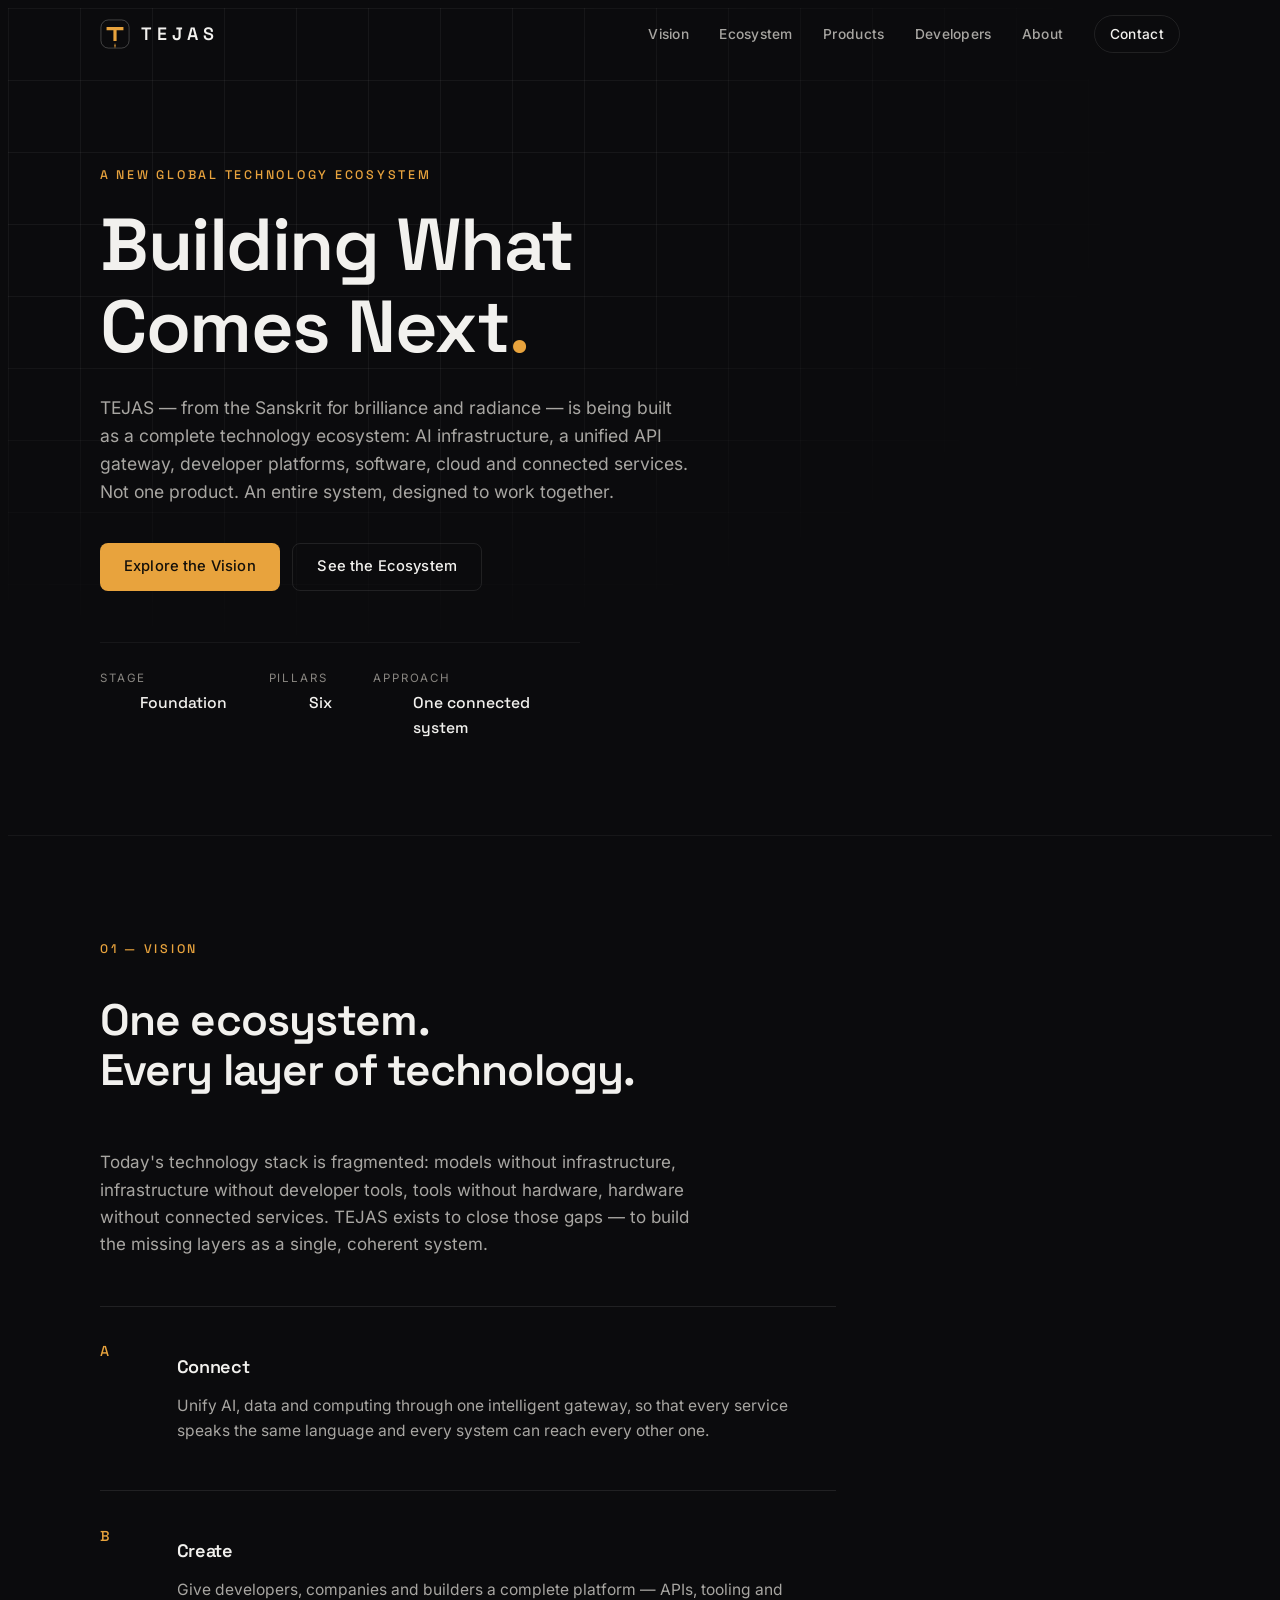
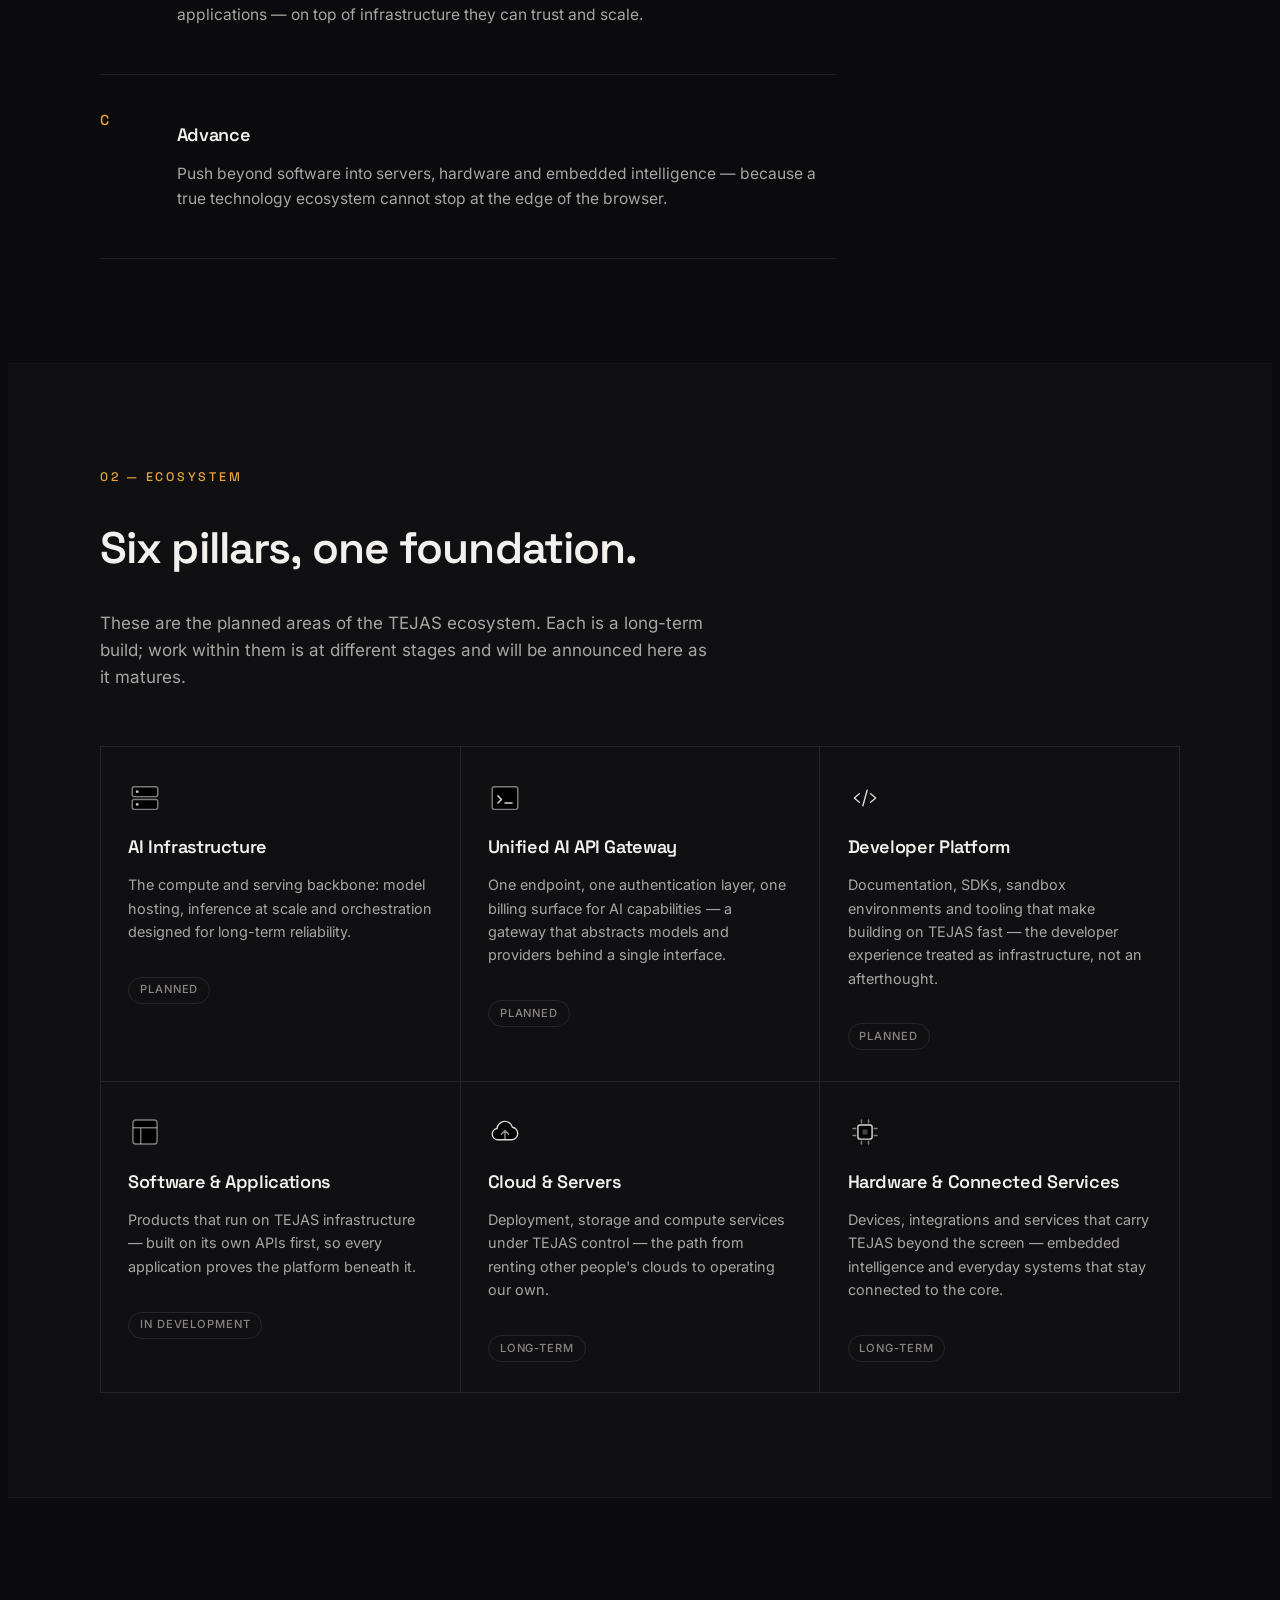
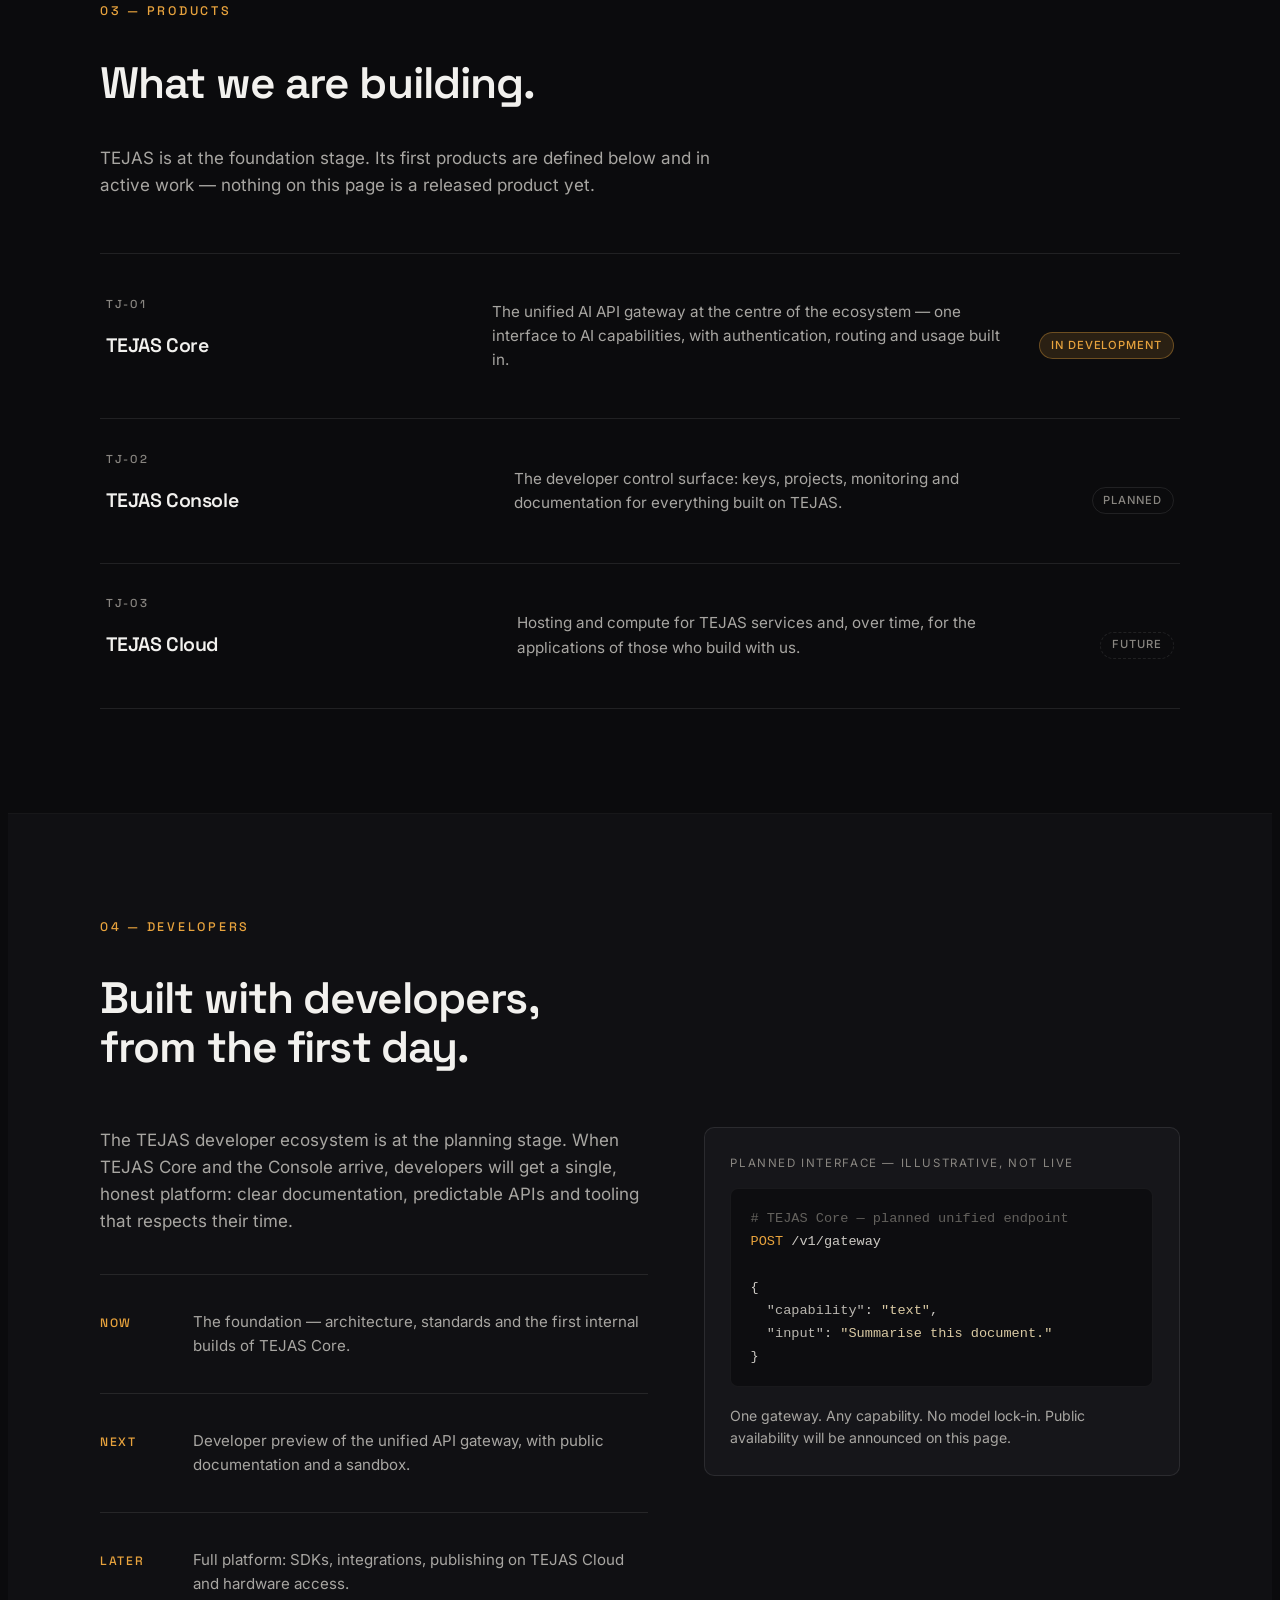
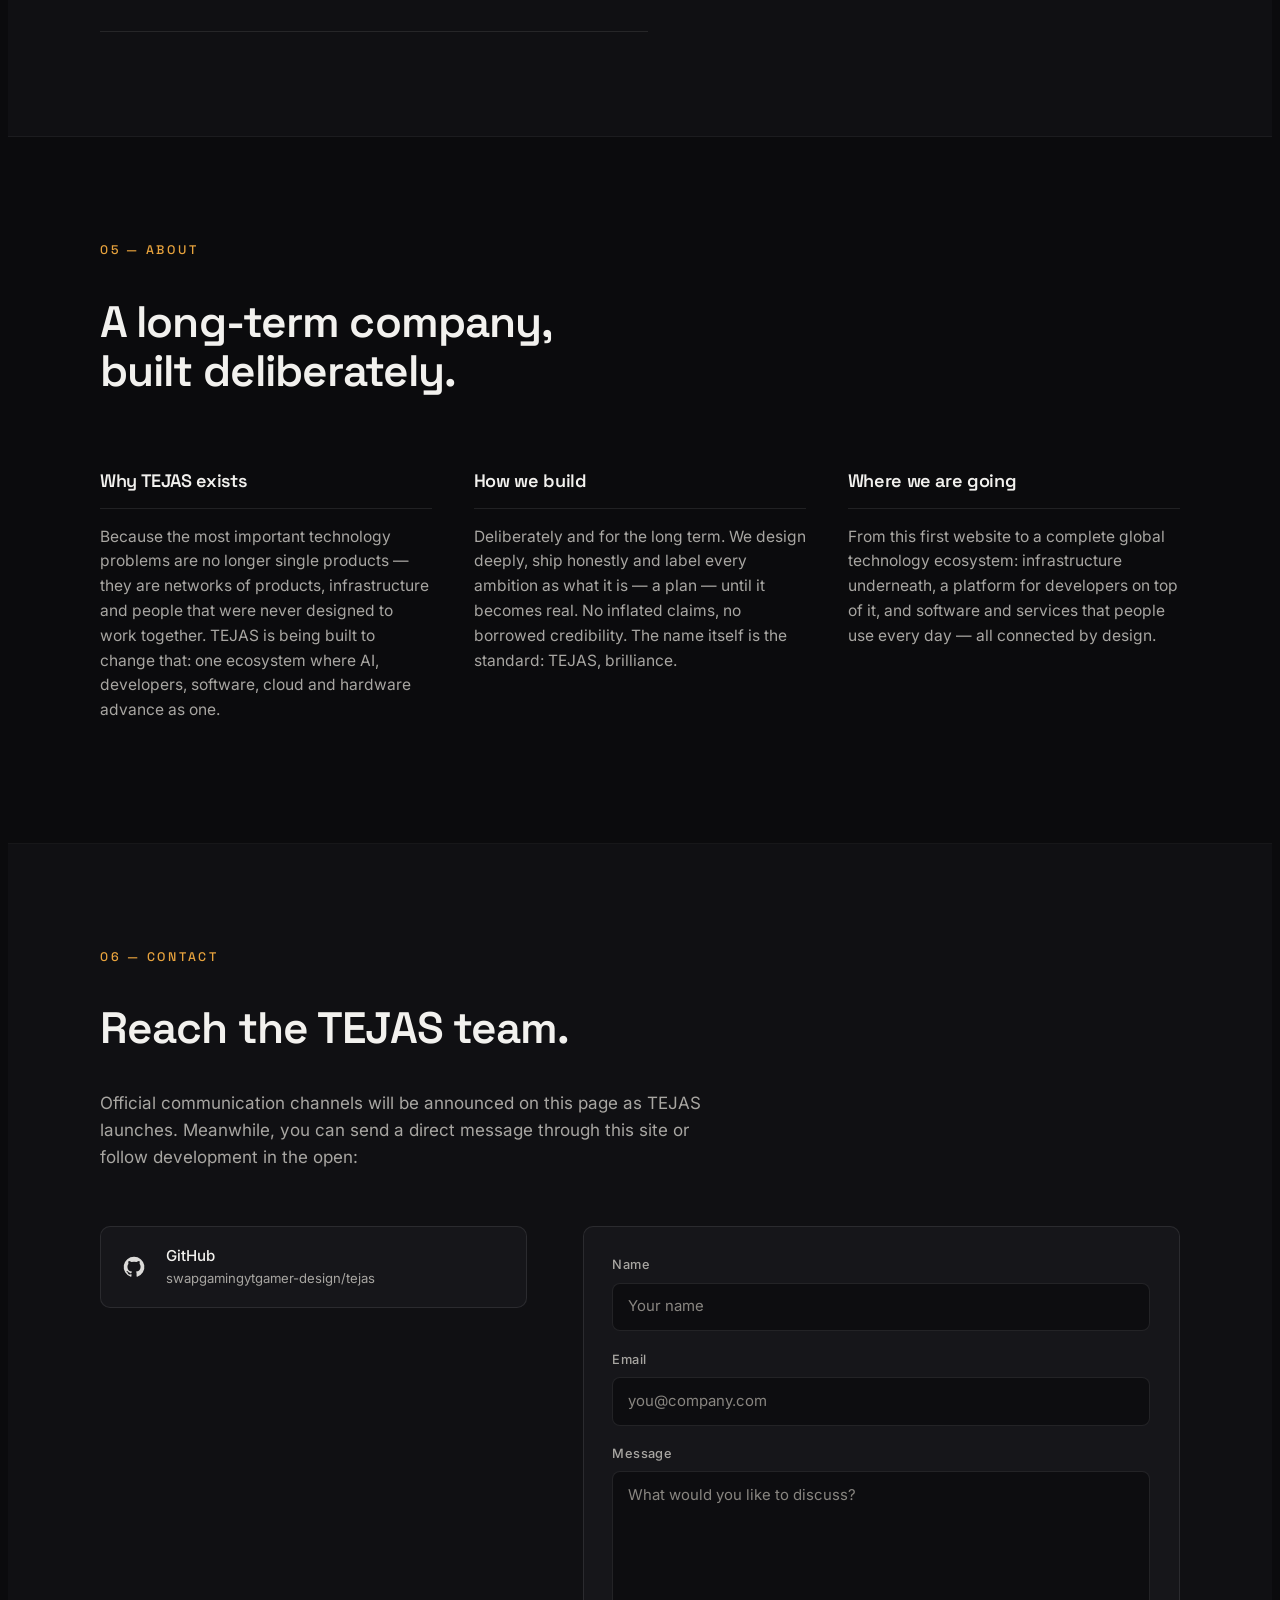
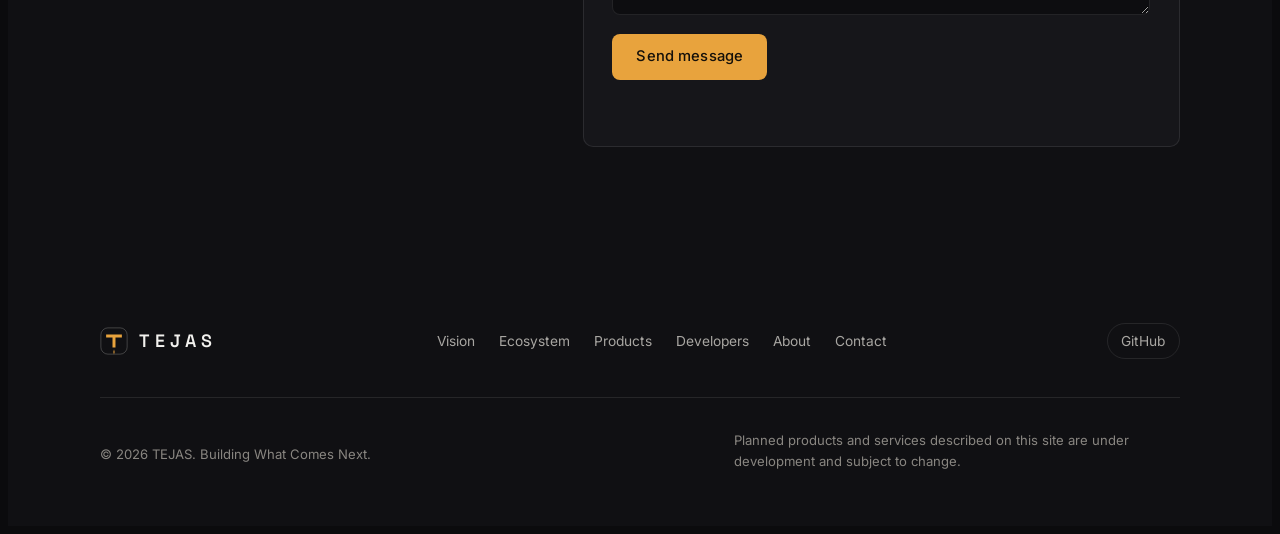
<file: index.html>
<!DOCTYPE html>
<html lang="en">
<head>
  <meta charset="UTF-8">
  <meta name="viewport" content="width=device-width, initial-scale=1.0">
  <title>TEJAS — Building What Comes Next</title>
  <meta name="description" content="TEJAS is a global technology ecosystem built to connect, create and advance technology — spanning AI infrastructure, developer platforms, software, cloud and hardware.">
  <meta name="theme-color" content="#0b0b0d">
  <link rel="canonical" href="https://tejas-ew7.pages.dev/">
  <meta property="og:type" content="website">
  <meta property="og:site_name" content="TEJAS">
  <meta property="og:title" content="TEJAS — Building What Comes Next">
  <meta property="og:description" content="A new global technology ecosystem. AI infrastructure, developer platforms, software, cloud and connected services — built as one system.">
  <meta property="og:url" content="https://tejas-ew7.pages.dev/">
  <meta name="twitter:card" content="summary_large_image">
  <meta name="twitter:title" content="TEJAS — Building What Comes Next">
  <meta name="twitter:description" content="A new global technology ecosystem. AI infrastructure, developer platforms, software, cloud and connected services.">
  <link rel="icon" type="image/svg+xml" href="/assets/favicon.svg">
  <link rel="preload" href="/assets/fonts/SpaceGrotesk-600.woff2" as="font" type="font/woff2" crossorigin>
  <link rel="preload" href="/assets/fonts/Inter-var.woff2" as="font" type="font/woff2" crossorigin>
  <link rel="stylesheet" href="/css/style.css">
  <script type="application/ld+json">
  {
    "@context": "https://schema.org",
    "@type": "Organization",
    "name": "TEJAS",
    "url": "https://tejas-ew7.pages.dev/",
    "slogan": "Building What Comes Next.",
    "description": "A global technology ecosystem built to connect, create and advance technology."
  }
  </script>
</head>
<body>

  <a class="skip-link" href="#home">Skip to content</a>

  <header class="site-header" id="site-header">
    <div class="container header-inner">
      <a class="brand" href="#home" aria-label="TEJAS — home">
        <svg class="brand-mark" width="30" height="30" viewBox="0 0 32 32" fill="none" aria-hidden="true">
          <rect x="1" y="1" width="30" height="30" rx="8" stroke="currentColor" stroke-opacity=".25"/>
          <path d="M7 8.5h18v3.4h-7.3v11.6h-3.4V11.9H7z" fill="var(--accent)"/>
          <path d="M16 25.5l.9 3-.9 2.9-.9-2.9z" fill="var(--accent)" opacity=".8"/>
        </svg>
        <span class="brand-name">TEJAS</span>
      </a>
      <nav class="site-nav" id="site-nav" aria-label="Primary">
        <a href="#vision">Vision</a>
        <a href="#ecosystem">Ecosystem</a>
        <a href="#products">Products</a>
        <a href="#developers">Developers</a>
        <a href="#about">About</a>
        <a href="#contact" class="nav-cta">Contact</a>
      </nav>
      <button class="nav-toggle" id="nav-toggle" aria-expanded="false" aria-controls="site-nav" aria-label="Open menu">
        <span></span><span></span>
      </button>
    </div>
  </header>

  <main id="main">

    <!-- ============ HOME ============ -->
    <section class="hero" id="home">
      <div class="hero-grid-bg" aria-hidden="true"></div>
      <div class="container">
        <div class="hero-content">
          <p class="eyebrow reveal">A New Global Technology Ecosystem</p>
          <h1 class="hero-title reveal">Building What<br>Comes&nbsp;Next<span class="accent">.</span></h1>
          <p class="hero-intro reveal">
            TEJAS — from the Sanskrit for brilliance and radiance — is being built as a complete
            technology ecosystem: AI infrastructure, a unified API gateway, developer platforms,
            software, cloud and connected services. Not one product. An entire system, designed to work together.
          </p>
          <div class="hero-actions reveal">
            <a class="btn btn-primary" href="#vision">Explore the Vision</a>
            <a class="btn btn-ghost" href="#ecosystem">See the Ecosystem</a>
          </div>
          <dl class="hero-facts reveal">
            <div><dt>Stage</dt><dd>Foundation</dd></div>
            <div><dt>Pillars</dt><dd>Six</dd></div>
            <div><dt>Approach</dt><dd>One connected system</dd></div>
          </dl>
        </div>
      </div>
    </section>

    <!-- ============ VISION ============ -->
    <section class="section" id="vision">
      <div class="container">
        <header class="section-head reveal">
          <p class="eyebrow">01 — Vision</p>
          <h2>One ecosystem.<br>Every layer of technology.</h2>
        </header>
        <div class="vision-body">
          <p class="lead reveal">
            Today's technology stack is fragmented: models without infrastructure, infrastructure
            without developer tools, tools without hardware, hardware without connected services.
            TEJAS exists to close those gaps — to build the missing layers as a single, coherent system.
          </p>
          <div class="vision-points">
            <div class="vision-point reveal">
              <span class="point-index">A</span>
              <div>
                <h3>Connect</h3>
                <p>Unify AI, data and computing through one intelligent gateway, so that every service
                speaks the same language and every system can reach every other one.</p>
              </div>
            </div>
            <div class="vision-point reveal">
              <span class="point-index">B</span>
              <div>
                <h3>Create</h3>
                <p>Give developers, companies and builders a complete platform — APIs, tooling and
                applications — on top of infrastructure they can trust and scale.</p>
              </div>
            </div>
            <div class="vision-point reveal">
              <span class="point-index">C</span>
              <div>
                <h3>Advance</h3>
                <p>Push beyond software into servers, hardware and embedded intelligence — because a
                true technology ecosystem cannot stop at the edge of the browser.</p>
              </div>
            </div>
          </div>
        </div>
      </div>
    </section>

    <!-- ============ ECOSYSTEM ============ -->
    <section class="section section-alt" id="ecosystem">
      <div class="container">
        <header class="section-head reveal">
          <p class="eyebrow">02 — Ecosystem</p>
          <h2>Six pillars, one foundation.</h2>
          <p class="section-sub">These are the planned areas of the TEJAS ecosystem. Each is a
          long-term build; work within them is at different stages and will be announced
          here as it matures.</p>
        </header>
        <ul class="pillar-grid" data-reveal-group>
          <li class="pillar reveal">
            <div class="pillar-icon" aria-hidden="true">
              <svg viewBox="0 0 24 24"><rect x="3" y="4" width="18" height="7" rx="1.5" stroke="currentColor" stroke-opacity=".5"/><rect x="3" y="13" width="18" height="7" rx="1.5" stroke="currentColor" stroke-opacity=".5"/><circle cx="6.5" cy="7.5" r="1" fill="currentColor" fill-opacity=".8"/><circle cx="6.5" cy="16.5" r="1" fill="currentColor" fill-opacity=".8"/></svg>
            </div>
            <h3>AI Infrastructure</h3>
            <p>The compute and serving backbone: model hosting, inference at scale and
            orchestration designed for long-term reliability.</p>
            <span class="status-tag">Planned</span>
          </li>
          <li class="pillar reveal">
            <div class="pillar-icon" aria-hidden="true">
              <svg viewBox="0 0 24 24"><rect x="3" y="4" width="18" height="16" rx="1.5" stroke="currentColor" stroke-opacity=".5"/><path d="M7 10.5l2.5 2.5L7 15.5M12 15.5h5" stroke="currentColor" stroke-opacity=".9" stroke-linecap="round" stroke-linejoin="round"/></svg>
            </div>
            <h3>Unified AI API Gateway</h3>
            <p>One endpoint, one authentication layer, one billing surface for AI capabilities —
            a gateway that abstracts models and providers behind a single interface.</p>
            <span class="status-tag">Planned</span>
          </li>
          <li class="pillar reveal">
            <div class="pillar-icon" aria-hidden="true">
              <svg viewBox="0 0 24 24"><path d="M8 9l-3.5 3L8 15M10.5 17.5L13.5 6.5M16 9l3.5 3L16 15" stroke="currentColor" stroke-opacity=".9" stroke-linecap="round" stroke-linejoin="round"/></svg>
            </div>
            <h3>Developer Platform</h3>
            <p>Documentation, SDKs, sandbox environments and tooling that make building on TEJAS
            fast — the developer experience treated as infrastructure, not an afterthought.</p>
            <span class="status-tag">Planned</span>
          </li>
          <li class="pillar reveal">
            <div class="pillar-icon" aria-hidden="true">
              <svg viewBox="0 0 24 24"><rect x="3.5" y="3.5" width="17" height="17" rx="2" stroke="currentColor" stroke-opacity=".5"/><path d="M3.5 9h17M9 9v11.5" stroke="currentColor" stroke-opacity=".5"/></svg>
            </div>
            <h3>Software &amp; Applications</h3>
            <p>Products that run on TEJAS infrastructure — built on its own APIs first, so every
            application proves the platform beneath it.</p>
            <span class="status-tag">In development</span>
          </li>
          <li class="pillar reveal">
            <div class="pillar-icon" aria-hidden="true">
              <svg viewBox="0 0 24 24"><path d="M7 17.5a4 4 0 0 1-.6-7.95A5.5 5.5 0 0 1 17.2 8.6 4.5 4.5 0 0 1 17 17.5H7z" stroke="currentColor" stroke-opacity=".9"/><path d="M12 11v6M9.5 13.5L12 11l2.5 2.5" stroke="currentColor" stroke-opacity=".6" stroke-linecap="round" stroke-linejoin="round"/></svg>
            </div>
            <h3>Cloud &amp; Servers</h3>
            <p>Deployment, storage and compute services under TEJAS control — the path from
            renting other people's clouds to operating our own.</p>
            <span class="status-tag">Long-term</span>
          </li>
          <li class="pillar reveal">
            <div class="pillar-icon" aria-hidden="true">
              <svg viewBox="0 0 24 24"><rect x="7" y="7" width="10" height="10" rx="1.5" stroke="currentColor" stroke-opacity=".9"/><path d="M9.5 3.5v2M14.5 3.5v2M9.5 18.5v2M14.5 18.5v2M3.5 9.5h2M3.5 14.5h2M18.5 9.5h2M18.5 14.5h2" stroke="currentColor" stroke-opacity=".5" stroke-linecap="round"/><rect x="10.2" y="10.2" width="3.6" height="3.6" rx=".6" fill="currentColor" fill-opacity=".27"/></svg>
            </div>
            <h3>Hardware &amp; Connected Services</h3>
            <p>Devices, integrations and services that carry TEJAS beyond the screen — embedded
            intelligence and everyday systems that stay connected to the core.</p>
            <span class="status-tag">Long-term</span>
          </li>
        </ul>
      </div>
    </section>

    <!-- ============ PRODUCTS ============ -->
    <section class="section" id="products">
      <div class="container">
        <header class="section-head reveal">
          <p class="eyebrow">03 — Products</p>
          <h2>What we are building.</h2>
          <p class="section-sub">TEJAS is at the foundation stage. Its first products are defined
          below and in active work — nothing on this page is a released product yet.</p>
        </header>
        <ul class="product-list">
          <li class="product reveal">
            <div class="product-id">
              <span class="product-code">TJ-01</span>
              <h3>TEJAS Core</h3>
            </div>
            <div class="product-desc">
              <p>The unified AI API gateway at the centre of the ecosystem — one interface to
              AI capabilities, with authentication, routing and usage built in.</p>
            </div>
            <span class="status-tag status-active">In development</span>
          </li>
          <li class="product reveal">
            <div class="product-id">
              <span class="product-code">TJ-02</span>
              <h3>TEJAS Console</h3>
            </div>
            <div class="product-desc">
              <p>The developer control surface: keys, projects, monitoring and documentation
              for everything built on TEJAS.</p>
            </div>
            <span class="status-tag">Planned</span>
          </li>
          <li class="product reveal">
            <div class="product-id">
              <span class="product-code">TJ-03</span>
              <h3>TEJAS Cloud</h3>
            </div>
            <div class="product-desc">
              <p>Hosting and compute for TEJAS services and, over time, for the applications of
              those who build with us.</p>
            </div>
            <span class="status-tag status-future">Future</span>
          </li>
        </ul>
      </div>
    </section>

    <!-- ============ DEVELOPERS ============ -->
    <section class="section section-alt" id="developers">
      <div class="container">
        <header class="section-head reveal">
          <p class="eyebrow">04 — Developers</p>
          <h2>Built with developers,<br>from the first day.</h2>
        </header>
        <div class="develop-grid">
          <div class="develop-text">
            <p class="lead reveal">
              The TEJAS developer ecosystem is at the planning stage. When TEJAS Core and the
              Console arrive, developers will get a single, honest platform: clear documentation,
              predictable APIs and tooling that respects their time.
            </p>
            <ol class="develop-steps">
              <li class="reveal">
                <span class="step-label">Now</span>
                <p>The foundation — architecture, standards and the first internal builds of TEJAS Core.</p>
              </li>
              <li class="reveal">
                <span class="step-label">Next</span>
                <p>Developer preview of the unified API gateway, with public documentation and a sandbox.</p>
              </li>
              <li class="reveal">
                <span class="step-label">Later</span>
                <p>Full platform: SDKs, integrations, publishing on TEJAS Cloud and hardware access.</p>
              </li>
            </ol>
          </div>
          <aside class="develop-panel reveal" aria-label="API preview">
            <p class="panel-label">Planned interface — illustrative, not live</p>
            <pre class="code-block"><code><span class="c-cm"># TEJAS Core — planned unified endpoint</span>
<span class="c-fn">POST</span> /v1/gateway

{
  <span class="c-key">"capability"</span>: <span class="c-str">"text"</span>,
  <span class="c-key">"input"</span>: <span class="c-str">"Summarise this document."</span>
}</code></pre>
            <p class="panel-note">One gateway. Any capability. No model lock-in.
            Public availability will be announced on this page.</p>
          </aside>
        </div>
      </div>
    </section>

    <!-- ============ ABOUT ============ -->
    <section class="section" id="about">
      <div class="container">
        <header class="section-head reveal">
          <p class="eyebrow">05 — About</p>
          <h2>A long-term company,<br>built deliberately.</h2>
        </header>
        <div class="about-cols" data-reveal-group>
          <div class="about-col reveal">
            <h3>Why TEJAS exists</h3>
            <p>Because the most important technology problems are no longer single products —
            they are networks of products, infrastructure and people that were never designed to
            work together. TEJAS is being built to change that: one ecosystem where AI,
            developers, software, cloud and hardware advance as one.</p>
          </div>
          <div class="about-col reveal">
            <h3>How we build</h3>
            <p>Deliberately and for the long term. We design deeply, ship honestly and label
            every ambition as what it is — a plan — until it becomes real. No inflated claims,
            no borrowed credibility. The name itself is the standard: TEJAS, brilliance.</p>
          </div>
          <div class="about-col reveal">
            <h3>Where we are going</h3>
            <p>From this first website to a complete global technology ecosystem: infrastructure
            underneath, a platform for developers on top of it, and software and services that
            people use every day — all connected by design.</p>
          </div>
        </div>
      </div>
    </section>

    <!-- ============ CONTACT ============ -->
    <section class="section section-alt" id="contact">
      <div class="container">
        <header class="section-head reveal">
          <p class="eyebrow">06 — Contact</p>
          <h2>Reach the TEJAS team.</h2>
          <p class="section-sub">Official communication channels will be announced on this page as
          TEJAS launches. Meanwhile, you can send a direct message through this site or follow
          development in the open:</p>
        </header>
        <div class="contact-grid">
          <div class="contact-links reveal">
            <a class="contact-link" href="https://github.com/swapgamingytgamer-design/tejas" target="_blank" rel="noopener noreferrer">
              <svg viewBox="0 0 24 24" aria-hidden="true"><path d="M12 2.5a9.5 9.5 0 0 0-3 18.52c.47.09.65-.2.65-.45v-1.77c-2.64.58-3.2-1.13-3.2-1.13-.43-1.1-1.05-1.39-1.05-1.39-.86-.59.07-.58.07-.58.95.07 1.45.98 1.45.98.85 1.45 2.22 1.03 2.76.79.09-.61.33-1.03.6-1.27-2.11-.24-4.33-1.06-4.33-4.7 0-1.04.37-1.89.98-2.56-.1-.24-.42-1.21.09-2.51 0 0 .8-.26 2.61.98a9.1 9.1 0 0 1 4.76 0c1.8-1.24 2.6-.98 2.6-.98.52 1.3.19 2.27.1 2.51.61.67.98 1.52.98 2.56 0 3.65-2.23 4.45-4.35 4.69.34.3.65.88.65 1.77v2.62c0 .25.17.55.66.45A9.5 9.5 0 0 0 12 2.5z" fill="currentColor" fill-opacity=".9"/></svg>
              <div>
                <strong>GitHub</strong>
                <span>swapgamingytgamer-design/tejas</span>
              </div>
            </a>
          </div>
          <form class="contact-form reveal" id="contact-form" novalidate>
            <div class="form-row">
              <label for="cf-name">Name</label>
              <input type="text" id="cf-name" name="name" required maxlength="120" autocomplete="name" placeholder="Your name">
            </div>
            <div class="form-row">
              <label for="cf-email">Email</label>
              <input type="email" id="cf-email" name="email" required maxlength="200" autocomplete="email" placeholder="you@company.com">
            </div>
            <div class="form-row">
              <label for="cf-message">Message</label>
              <textarea id="cf-message" name="message" required maxlength="5000" rows="5" placeholder="What would you like to discuss?"></textarea>
            </div>
            <!-- Honeypot: hidden from real users, catches bots -->
            <div class="hp-field" aria-hidden="true">
              <label for="cf-company">Company</label>
              <input type="text" id="cf-company" name="company" tabindex="-1" autocomplete="off">
            </div>
            <button type="submit" class="btn btn-primary btn-submit" id="cf-submit">Send message</button>
            <p class="form-status" id="form-status" role="status" aria-live="polite"></p>
          </form>
        </div>
      </div>
    </section>

  </main>

  <!-- ============ FOOTER ============ -->
  <footer class="site-footer">
    <div class="container">
      <div class="footer-top">
        <a class="brand" href="#home" aria-label="TEJAS — home">
          <svg class="brand-mark" width="28" height="28" viewBox="0 0 32 32" fill="none" aria-hidden="true">
            <rect x="1" y="1" width="30" height="30" rx="8" stroke="currentColor" stroke-opacity=".25"/>
            <path d="M7 8.5h18v3.4h-7.3v11.6h-3.4V11.9H7z" fill="var(--accent)"/>
            <path d="M16 25.5l.9 3-.9 2.9-.9-2.9z" fill="var(--accent)" opacity=".8"/>
          </svg>
          <span class="brand-name">TEJAS</span>
        </a>
        <nav class="footer-nav" aria-label="Footer">
          <a href="#vision">Vision</a>
          <a href="#ecosystem">Ecosystem</a>
          <a href="#products">Products</a>
          <a href="#developers">Developers</a>
          <a href="#about">About</a>
          <a href="#contact">Contact</a>
        </nav>
        <a class="footer-repo" href="https://github.com/swapgamingytgamer-design/tejas" target="_blank" rel="noopener noreferrer">GitHub</a>
      </div>
      <div class="footer-bottom">
        <p>© <span id="year">2026</span> TEJAS. Building What Comes Next.</p>
        <p class="footer-note">Planned products and services described on this site are under
        development and subject to change.</p>
      </div>
    </div>
  </footer>

  <script src="/js/main.js" defer></script>
</body>
</html>
</file>
<file: css/style.css>
/* ============================================================
   TEJAS — style.css
   Dark corporate theme · charcoal + amber accent
   ============================================================ */

/* ---------- Fonts (self-hosted) ---------- */
@font-face {
  font-family: "Space Grotesk";
  src: url("/assets/fonts/SpaceGrotesk-500.woff2") format("woff2");
  font-weight: 500;
  font-style: normal;
  font-display: swap;
}
@font-face {
  font-family: "Space Grotesk";
  src: url("/assets/fonts/SpaceGrotesk-600.woff2") format("woff2");
  font-weight: 600;
  font-style: normal;
  font-display: swap;
}
@font-face {
  font-family: "Inter";
  src: url("/assets/fonts/Inter-var.woff2") format("woff2");
  font-weight: 100 900;
  font-style: normal;
  font-display: swap;
}

/* ---------- Design tokens ---------- */
:root {
  --bg: #0b0b0d;
  --bg-alt: #101013;
  --surface: #16161a;
  --line: rgba(255, 255, 255, 0.09);
  --line-soft: rgba(255, 255, 255, 0.05);
  --text: #f2f1ee;
  --text-2: #a8a6a2;
  --text-3: #898681;
  --accent: #e8a33d;
  --accent-dim: rgba(232, 163, 61, 0.14);
  --font-display: "Space Grotesk", "Segoe UI", system-ui, sans-serif;
  --font-body: "Inter", "Segoe UI", system-ui, sans-serif;
  --container: 1080px;
  --radius: 10px;
  --ease: cubic-bezier(0.22, 0.9, 0.3, 1);
}

/* ---------- Reset ---------- */
*, *::before, *::after { box-sizing: border-box; }
[class] { margin: 0; }
html { scroll-behavior: smooth; }
body {
  background: var(--bg);
  color: var(--text);
  font-family: var(--font-body);
  font-size: 16px;
  line-height: 1.6;
  -webkit-font-smoothing: antialiased;
  text-rendering: optimizeLegibility;
}
img, svg { display: block; }
a { color: inherit; text-decoration: none; }
button { font: inherit; color: inherit; background: none; border: 0; cursor: pointer; }
ul, ol { padding: 0; list-style: none; }
::selection { background: var(--accent-dim); color: var(--text); }

.container {
  width: min(100% - 3rem, var(--container));
  margin-inline: auto;
}

.skip-link {
  position: absolute;
  left: 1rem;
  top: -3rem;
  z-index: 100;
  padding: 0.5rem 0.9rem;
  background: var(--accent);
  color: #0b0b0d;
  font-weight: 500;
  border-radius: 6px;
  transition: top 0.2s var(--ease);
}
.skip-link:focus { top: 1rem; }

:focus-visible {
  outline: 2px solid var(--accent);
  outline-offset: 3px;
  border-radius: 4px;
}

/* ---------- Typography ---------- */
h1, h2, h3 {
  font-family: var(--font-display);
  font-weight: 600;
  line-height: 1.12;
  letter-spacing: -0.02em;
  text-wrap: balance;
}
h2 { font-size: clamp(1.9rem, 3.6vw, 2.75rem); }
h3 { font-size: 1.13rem; line-height: 1.3; }

.eyebrow {
  font-family: var(--font-display);
  font-weight: 500;
  font-size: 0.78rem;
  letter-spacing: 0.22em;
  text-transform: uppercase;
  color: var(--accent);
  margin-bottom: 1.1rem;
}

.lead, .section-sub {
  color: var(--text-2);
  font-size: 1.06rem;
  max-width: 36em;
}

.accent { color: var(--accent); }

/* ---------- Header ---------- */
.site-header {
  position: fixed;
  inset: 0 0 auto 0;
  z-index: 50;
  border-bottom: 1px solid transparent;
  transition: background 0.3s var(--ease), border-color 0.3s var(--ease);
}
.site-header.is-scrolled {
  background: rgba(11, 11, 13, 0.82);
  backdrop-filter: blur(12px);
  border-bottom-color: var(--line-soft);
}
.header-inner {
  display: flex;
  align-items: center;
  justify-content: space-between;
  height: 68px;
}
.brand {
  display: inline-flex;
  align-items: center;
  gap: 0.7rem;
  color: var(--text);
}
.brand-name {
  font-family: var(--font-display);
  font-weight: 600;
  font-size: 1.12rem;
  letter-spacing: 0.28em;
}
.site-nav {
  display: flex;
  align-items: center;
  gap: 1.9rem;
}
.site-nav a {
  font-size: 0.86rem;
  font-weight: 500;
  color: var(--text-2);
  letter-spacing: 0.02em;
  transition: color 0.2s var(--ease);
}
.site-nav a:hover { color: var(--text); }
.site-nav a.is-active { color: var(--accent); }
.nav-cta {
  padding: 0.42rem 0.95rem;
  border: 1px solid var(--line);
  border-radius: 999px;
  color: var(--text) !important;
  transition: border-color 0.2s var(--ease), background 0.2s var(--ease);
}
.nav-cta:hover {
  border-color: var(--accent);
  background: var(--accent-dim);
}
.nav-toggle {
  display: none;
  flex-direction: column;
  gap: 6px;
  padding: 10px;
}
.nav-toggle span {
  width: 20px;
  height: 2px;
  background: var(--text);
  transition: transform 0.25s var(--ease);
}
.nav-toggle[aria-expanded="true"] span:first-child { transform: translateY(4px) rotate(45deg); }
.nav-toggle[aria-expanded="true"] span:last-child { transform: translateY(-4px) rotate(-45deg); }

/* ---------- Hero ---------- */
.hero {
  position: relative;
  min-height: 92vh;
  display: flex;
  align-items: center;
  padding: 9.5rem 0 5.5rem;
  overflow: hidden;
  border-bottom: 1px solid var(--line-soft);
}
/* Fine blueprint grid — anchored to the section, not decorative noise */
.hero-grid-bg {
  position: absolute;
  inset: 0;
  background-image:
    linear-gradient(var(--line-soft) 1px, transparent 1px),
    linear-gradient(90deg, var(--line-soft) 1px, transparent 1px);
  background-size: 72px 72px;
  mask-image: radial-gradient(ellipse 90% 80% at 24% 20%, #000 30%, transparent 75%);
  -webkit-mask-image: radial-gradient(ellipse 90% 80% at 24% 20%, #000 30%, transparent 75%);
}
.hero-content { position: relative; max-width: 44rem; }
.hero-title {
  font-size: clamp(2.6rem, 7vw, 4.6rem);
  margin-bottom: 1.6rem;
}
.hero-intro {
  color: var(--text-2);
  font-size: 1.09rem;
  max-width: 34em;
  margin-bottom: 2.3rem;
}
.hero-actions {
  display: flex;
  flex-wrap: wrap;
  gap: 0.8rem;
  margin-bottom: 3.2rem;
}
.hero-facts {
  display: flex;
  gap: 2.6rem;
  padding-top: 1.6rem;
  border-top: 1px solid var(--line-soft);
  max-width: 30rem;
}
.hero-facts dt {
  font-size: 0.72rem;
  letter-spacing: 0.16em;
  text-transform: uppercase;
  color: var(--text-3);
  margin-bottom: 0.2rem;
}
.hero-facts dd {
  font-family: var(--font-display);
  font-size: 0.98rem;
  color: var(--text);
}

/* ---------- Buttons ---------- */
.btn {
  display: inline-flex;
  align-items: center;
  justify-content: center;
  gap: 0.5rem;
  padding: 0.72rem 1.5rem;
  border-radius: 8px;
  font-size: 0.92rem;
  font-weight: 500;
  letter-spacing: 0.01em;
  transition: transform 0.2s var(--ease), background 0.2s var(--ease),
              border-color 0.2s var(--ease), color 0.2s var(--ease);
}
.btn:active { transform: translateY(1px); }
.btn-primary {
  background: var(--accent);
  color: #14100a;
}
.btn-primary:hover { background: #f0b257; }
.btn-ghost {
  border: 1px solid var(--line);
  color: var(--text);
}
.btn-ghost:hover { border-color: var(--accent); color: var(--accent); }

/* ---------- Sections ---------- */
.section { padding: 6.5rem 0; border-bottom: 1px solid var(--line-soft); }
.section:last-of-type { border-bottom: 0; }
.section-alt { background: var(--bg-alt); }
.section-head { max-width: 42rem; margin-bottom: 3.4rem; }
.section-sub { margin-top: 1rem; }

/* ---------- Vision ---------- */
.vision-body { max-width: 46rem; }
.vision-points {
  margin-top: 3rem;
  display: grid;
  gap: 0;
  border-top: 1px solid var(--line);
}
.vision-point {
  display: grid;
  grid-template-columns: 3.4rem 1fr;
  gap: 1.4rem;
  padding: 1.9rem 0;
  border-bottom: 1px solid var(--line);
}
.point-index {
  font-family: var(--font-display);
  font-weight: 500;
  color: var(--accent);
  font-size: 0.9rem;
  padding-top: 0.2rem;
}
.vision-point h3 { margin-bottom: 0.4rem; }
.vision-point p, .about-col p { color: var(--text-2); font-size: 0.97rem; }

/* ---------- Ecosystem pillars ---------- */
.pillar-grid {
  display: grid;
  grid-template-columns: repeat(3, 1fr);
  border-top: 1px solid var(--line);
  border-left: 1px solid var(--line);
}
.pillar {
  padding: 2.1rem 1.7rem 1.9rem;
  border-right: 1px solid var(--line);
  border-bottom: 1px solid var(--line);
  position: relative;
  transition: background 0.25s var(--ease);
}
.pillar:hover { background: rgba(255, 255, 255, 0.022); }
.pillar-icon {
  width: 34px;
  height: 34px;
  color: var(--text);
  margin-bottom: 1.3rem;
}
.pillar-icon svg { width: 100%; height: 100%; }
.pillar h3 { margin-bottom: 0.55rem; }
.pillar p { color: var(--text-2); font-size: 0.9rem; line-height: 1.62; }
.status-tag {
  display: inline-block;
  margin-top: 1.2rem;
  padding: 0.22rem 0.68rem;
  border: 1px solid var(--line);
  border-radius: 999px;
  font-size: 0.7rem;
  font-weight: 500;
  letter-spacing: 0.08em;
  text-transform: uppercase;
  color: var(--text-3);
}
.status-active {
  color: var(--accent);
  border-color: rgba(232, 163, 61, 0.35);
  background: var(--accent-dim);
}
.status-future { color: var(--text-3); border-style: dashed; }

/* ---------- Products ---------- */
.product-list { border-top: 1px solid var(--line); }
.product {
  display: grid;
  grid-template-columns: 1.1fr 1.6fr auto;
  gap: 2rem;
  align-items: center;
  padding: 1.9rem 0.4rem;
  border-bottom: 1px solid var(--line);
  transition: background 0.25s var(--ease);
}
.product:hover { background: rgba(255, 255, 255, 0.02); }
.product-code {
  font-family: var(--font-display);
  font-size: 0.72rem;
  letter-spacing: 0.2em;
  color: var(--text-3);
  display: block;
  margin-bottom: 0.35rem;
}
.product h3 { font-size: 1.22rem; }
.product-desc p { color: var(--text-2); font-size: 0.95rem; max-width: 34em; }

/* ---------- Developers ---------- */
.develop-grid {
  display: grid;
  grid-template-columns: 1.15fr 1fr;
  gap: 3.5rem;
  align-items: start;
}
/* Prevent grid items from overflowing their tracks (wide pre/code content) */
.develop-grid > *, .contact-grid > * { min-width: 0; }
.develop-steps {
  margin-top: 2.4rem;
  border-top: 1px solid var(--line);
}
.develop-steps li {
  display: grid;
  grid-template-columns: 4.6rem 1fr;
  gap: 1.2rem;
  padding: 1.25rem 0;
  border-bottom: 1px solid var(--line);
  align-items: baseline;
}
.step-label {
  font-family: var(--font-display);
  font-size: 0.76rem;
  font-weight: 500;
  letter-spacing: 0.14em;
  text-transform: uppercase;
  color: var(--accent);
}
.develop-steps p { color: var(--text-2); font-size: 0.94rem; }
.develop-panel {
  background: var(--surface);
  border: 1px solid var(--line);
  border-radius: var(--radius);
  padding: 1.6rem;
}
.panel-label {
  font-size: 0.72rem;
  letter-spacing: 0.14em;
  text-transform: uppercase;
  color: var(--text-3);
  margin-bottom: 1rem;
}
.code-block {
  background: #0d0d10;
  border: 1px solid var(--line-soft);
  border-radius: 8px;
  padding: 1.1rem 1.2rem;
  font-family: ui-monospace, "Cascadia Code", Consolas, monospace;
  font-size: 0.85rem;
  line-height: 1.7;
  overflow-x: auto;
  color: #ccc9c4;
}
.c-cm { color: #63615d; }
.c-fn { color: var(--accent); }
.c-key { color: #b8b5af; }
.c-str { color: #d9c9a3; }
.panel-note {
  margin-top: 1.1rem;
  color: var(--text-2);
  font-size: 0.88rem;
}

/* ---------- About ---------- */
.about-cols {
  display: grid;
  grid-template-columns: repeat(3, 1fr);
  gap: 2.6rem;
}
.about-col h3 {
  padding-bottom: 0.95rem;
  margin-bottom: 1rem;
  border-bottom: 1px solid var(--line);
}

/* ---------- Contact ---------- */
.contact-grid {
  display: grid;
  grid-template-columns: 1fr 1.4fr;
  gap: 3.5rem;
  align-items: start;
}
.contact-links { display: grid; gap: 0.9rem; }
.contact-link {
  display: grid;
  grid-template-columns: 30px 1fr;
  gap: 0.95rem;
  align-items: center;
  padding: 1.1rem 1.25rem;
  border: 1px solid var(--line);
  border-radius: var(--radius);
  background: var(--surface);
  color: var(--text);
  transition: border-color 0.25s var(--ease), transform 0.25s var(--ease);
}
.contact-link:hover { border-color: var(--accent); }
.contact-link svg { width: 26px; height: 26px; }
.contact-link strong {
  display: block;
  font-size: 0.94rem;
  font-weight: 500;
}
.contact-link span {
  display: block;
  font-size: 0.82rem;
  color: var(--text-2);
}
.contact-form {
  border: 1px solid var(--line);
  border-radius: var(--radius);
  background: var(--surface);
  padding: 1.8rem;
  display: grid;
  gap: 1.15rem;
}
.form-row { display: grid; gap: 0.42rem; }
.form-row label {
  font-size: 0.8rem;
  font-weight: 500;
  color: var(--text-2);
  letter-spacing: 0.03em;
}
.form-row input,
.form-row textarea {
  background: #0d0d10;
  border: 1px solid var(--line);
  border-radius: 8px;
  padding: 0.72rem 0.9rem;
  color: var(--text);
  font: inherit;
  font-size: 0.93rem;
  resize: vertical;
  transition: border-color 0.2s var(--ease);
}
.form-row input:focus,
.form-row textarea:focus {
  outline: none;
  border-color: var(--accent);
}
.form-row input::placeholder,
.form-row textarea::placeholder { color: var(--text-3); }
.hp-field {
  position: absolute !important;
  left: -9999px !important;
}
.btn-submit { justify-self: start; }
.btn-submit[disabled] {
  opacity: 0.55;
  cursor: not-allowed;
}
.form-status {
  font-size: 0.88rem;
  min-height: 1.3em;
}
.form-status.is-ok { color: #7fc98a; }
.form-status.is-error { color: #e07a6b; }

/* ---------- Footer ---------- */
.site-footer {
  padding: 4.5rem 0 3rem;
  background: var(--bg-alt);
}
.footer-top {
  display: flex;
  align-items: center;
  justify-content: space-between;
  flex-wrap: wrap;
  gap: 1.8rem;
  padding-bottom: 2.4rem;
  border-bottom: 1px solid var(--line);
}
.footer-nav {
  display: flex;
  flex-wrap: wrap;
  gap: 1.5rem;
}
.footer-nav a, .footer-repo {
  font-size: 0.86rem;
  color: var(--text-2);
  transition: color 0.2s var(--ease);
}
.footer-nav a:hover, .footer-repo:hover { color: var(--text); }
.footer-repo {
  padding: 0.38rem 0.85rem;
  border: 1px solid var(--line);
  border-radius: 999px;
}
.footer-bottom {
  display: flex;
  justify-content: space-between;
  gap: 1rem;
  flex-wrap: wrap;
  padding-top: 2rem;
  font-size: 0.82rem;
  color: var(--text-3);
}
.footer-note { max-width: 34em; }

/* ---------- Reveal animation ---------- */
.reveal {
  opacity: 0;
  transform: translateY(14px);
  transition: opacity 0.7s var(--ease), transform 0.7s var(--ease);
  transition-delay: var(--reveal-delay, 0s);
  will-change: opacity, transform;
}
.reveal.is-visible {
  opacity: 1;
  transform: none;
  will-change: auto;
}
@media (prefers-reduced-motion: reduce) {
  html { scroll-behavior: auto; }
  .reveal {
    opacity: 1;
    transform: none;
    transition: none;
  }
  * { transition-duration: 0.01ms !important; animation-duration: 0.01ms !important; }
}

/* ---------- Responsive ---------- */
@media (max-width: 940px) {
  .pillar-grid { grid-template-columns: repeat(2, 1fr); }
  .develop-grid, .contact-grid { grid-template-columns: 1fr; gap: 2.6rem; }
  .about-cols { grid-template-columns: 1fr; gap: 2.2rem; }
}

@media (max-width: 720px) {
  .nav-toggle { display: flex; }
  .site-nav {
    position: fixed;
    top: 68px;
    left: 0;
    right: 0;
    flex-direction: column;
    align-items: flex-start;
    gap: 0.2rem;
    padding: 0.8rem 1.5rem 1.4rem;
    background: rgba(11, 11, 13, 0.97);
    border-bottom: 1px solid var(--line);
    transform: translateY(-8px);
    opacity: 0;
    visibility: hidden;
    pointer-events: none;
    transition: transform 0.25s var(--ease), opacity 0.25s var(--ease), visibility 0.25s;
  }
  .site-nav.is-open {
    transform: none;
    opacity: 1;
    visibility: visible;
    pointer-events: auto;
  }
  .site-nav a { font-size: 1rem; padding: 0.55rem 0; width: 100%; }
  .nav-cta {
    margin-top: 0.7rem;
    text-align: center;
    padding: 0.6rem 0.95rem;
  }
  .hero { min-height: auto; padding-top: 8rem; }
  .hero-facts { gap: 1.6rem; flex-wrap: wrap; }
  .product {
    grid-template-columns: 1fr;
    gap: 0.8rem;
  }
  .product .status-tag { justify-self: start; }
  .section { padding: 4.5rem 0; }
  .footer-top { flex-direction: column; align-items: flex-start; }
}

@media (max-width: 480px) {
  .pillar-grid { grid-template-columns: 1fr; }
  .vision-point { grid-template-columns: 2.4rem 1fr; gap: 1rem; }
  .develop-steps li { grid-template-columns: 1fr; gap: 0.3rem; }
  .hero-facts dd { font-size: 0.9rem; }
}
</file>
